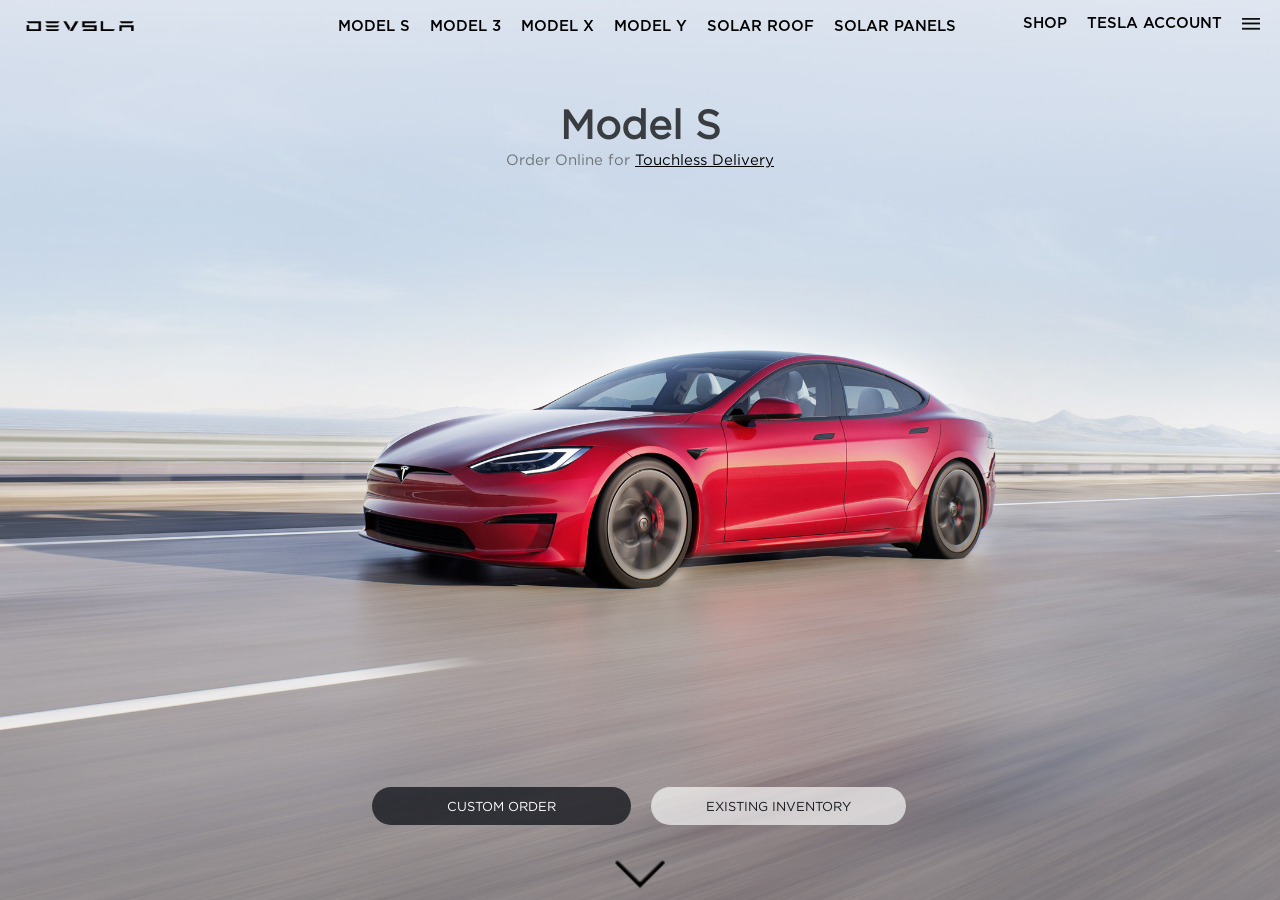
<file: index.html>
<!DOCTYPE html>
<html lang="en">
<head>
    <meta charset="UTF-8">
    <meta http-equiv="X-UA-Compatible" content="IE=edge">
    <meta name="viewport" content="width=device-width, initial-scale=1.0">
    <link rel="stylesheet" href="assets/css/style.css">
    <title>Devsla</title>
</head>
<body>
    <nav class="header__area">
        <div class="header__brand">
            <a href=""><img src="assets/images/logo.png" alt=""></a>
        </div>
        <div class="header__models">
            <ul>
                <li><a href="">MODEL S</a></li>
                <li><a href="">MODEL 3</a></li>
                <li><a href="">MODEL X</a></li>
                <li><a href="">MODEL Y</a></li>
                <li><a href="">SOLAR ROOF</a></li>
                <li><a href="">SOLAR PANELS</a></li>
            </ul>
        </div>
        <div class="header__menuarea">
            <div class="header__menu">
                <ul>
                    <li><a href="">SHOP</a></li>
                    <li><a href="">TESLA ACCOUNT</a></li>
                </ul>   
            </div>         
        
            <div class="menu__button">
                <a href=""><img src="assets/images/menu.png" alt=""></a>
            </div>
        </div>
    </nav>

    <main class="body__model">
        <h1>Model S</h1>
        <span>Order Online for <a href="">Touchless Delivery</a></span>
    </main>

    <footer>
        <div class="footer__buttonsarea">
            <a class="footer__button--black footer__button" href="">CUSTOM ORDER</a>
            <a class="footer__button--white footer__button" href="">EXISTING INVENTORY</a>
        </div>
        <div class="footer__arrowsarea">
            <a class="footer__arrow" href=""><img src="assets/images/down.png" alt=""></a>
        </div>

    </footer>
    
</body>
</html>
</file>
<file: assets/css/style.css>
/* VARIAVEIS*/
:root {
    --header-color: #000;
    --h1-color: #393c41;
    --span-color: #6e7378;
}

/* FONTES*/
@font-face {
    font-family: GothamMedium;
    src: url("../fonts/GothamMedium.otf")
}
@font-face {
    font-family: GothamBook;
    src: url("../fonts/GothamBookRegular.otf")
}

* {
    margin: 0;
    padding: 0;
    box-sizing: border-box;
}

body {
    font-family: "GothamMedium", Arial, Helvetica, sans-serif;
    font-size: 15px;
    color: #393c41;
    height: 100vh;
    width: 100%;
    background-image: url("../images/bg.jpg");
    background-size: cover;
    background-position: center;
}

.header__area {
    background-color: transparent;
    display: flex;
    justify-content: space-between;
    align-items: center;
    padding-top: 15px;
    padding-right: 20px;
    padding-left: 20px;
}

.header__brand img {
    width: 120px;
    height: 10px;
}

.header__models {
    margin-left: 150px;
}

.menu__button img {
    width: 18px;
    height: 18px;
}

ul li {
    list-style: none;
}

li a {
    text-decoration: none;
    margin-right: 20px;
}

.body__model a:visited,
.header__models a:visited,
.header__menu a:visited {
    color: var(--header-color);
}

.header__models ul,
.header__menuarea,
.header__menuarea ul  {
    display: flex;   
}

.body__model {
    display: flex;
    flex-direction: column;
    align-items: center;
    margin-top: 65px;
    font-family: "GothamBook";
    height: 45vh;
}

.body__model h1 {
    font-size: 40px;
    font-weight:600;
    color: var(--h1-color);
    margin-bottom: 5px;
}

.body__model span {
    color: var(--span-color);
}

.footer__buttonsarea {
    display: flex;
    justify-content: center;
    text-align: center;
    margin-top: 340px;
}

.footer__button {
    margin-right: 20px;
    font-size: 13px;
    font-family: "GothamBook";
}

footer {
    position: fixed;
    bottom: 0;
    left: 0;
    right: 0;
}

.footer__buttonsarea a {
    text-decoration: none;
}

.footer__button--black {
    display: block;
    background-color: #171a20cc;
    color: #fff;
    border-radius: 25px;    
    padding: 12px 75px;
    margin-left: 18px;
}

.footer__button--black a {
    color: #fff;
}
.footer__button--white {
    display: block;
    background-color: #ffffffa6;
    color: #171a20;
    border-radius: 25px;
    padding: 12px 55px;
}

.footer__arrowsarea {
    display: flex;
    justify-content: center;
    margin-top: 35px;
    height: 40px;
}

@keyframes footer__arrow {
    0% {
        margin-top: 0px;
    }
    50% {
        margin-top: 10px;
    }
    100% {
        margin-top: 0px;
    }
}

.arrow img {
    width: 24px;
    animation-name: footer__arrow;
    animation-duration: 2s;
    animation-iteration-count: infinite;
}

/* MEDIA QUERIES*/
@media (max-width: 1200px) {
    .header__models,
    .header__menu {
        display: none;        
    }
    .header__menuarea .menu__button {
        display: block;
        margin-right: 20px;
    }
    .footer__buttonsarea {
        margin-top: 150px;
    }
    .footer__button--white,
    .footer__button--black {
        padding-top: 11px;
        padding-bottom: 11px;
    }
    .footer__button {
        font-size: 12px;
    }
}

@media (max-width: 600px) {
    .header__models,
    .header__menu {
        display: none;        
    }
    .header__menuarea .menu__button {
        display: block;
        margin-right: 20px;
    }
    .footer__buttonsarea {
        flex-direction: column;
        align-items: center;
        margin-top: 120px;
    }
    .footer__button--white,
    .footer__button--black {
        width: 95%;
        margin: 5px 30px;
        padding-top: 10px;
        padding-bottom: 10px;
    }
    .footer__button {
        font-size: 10px;
    }   
}
</file>
